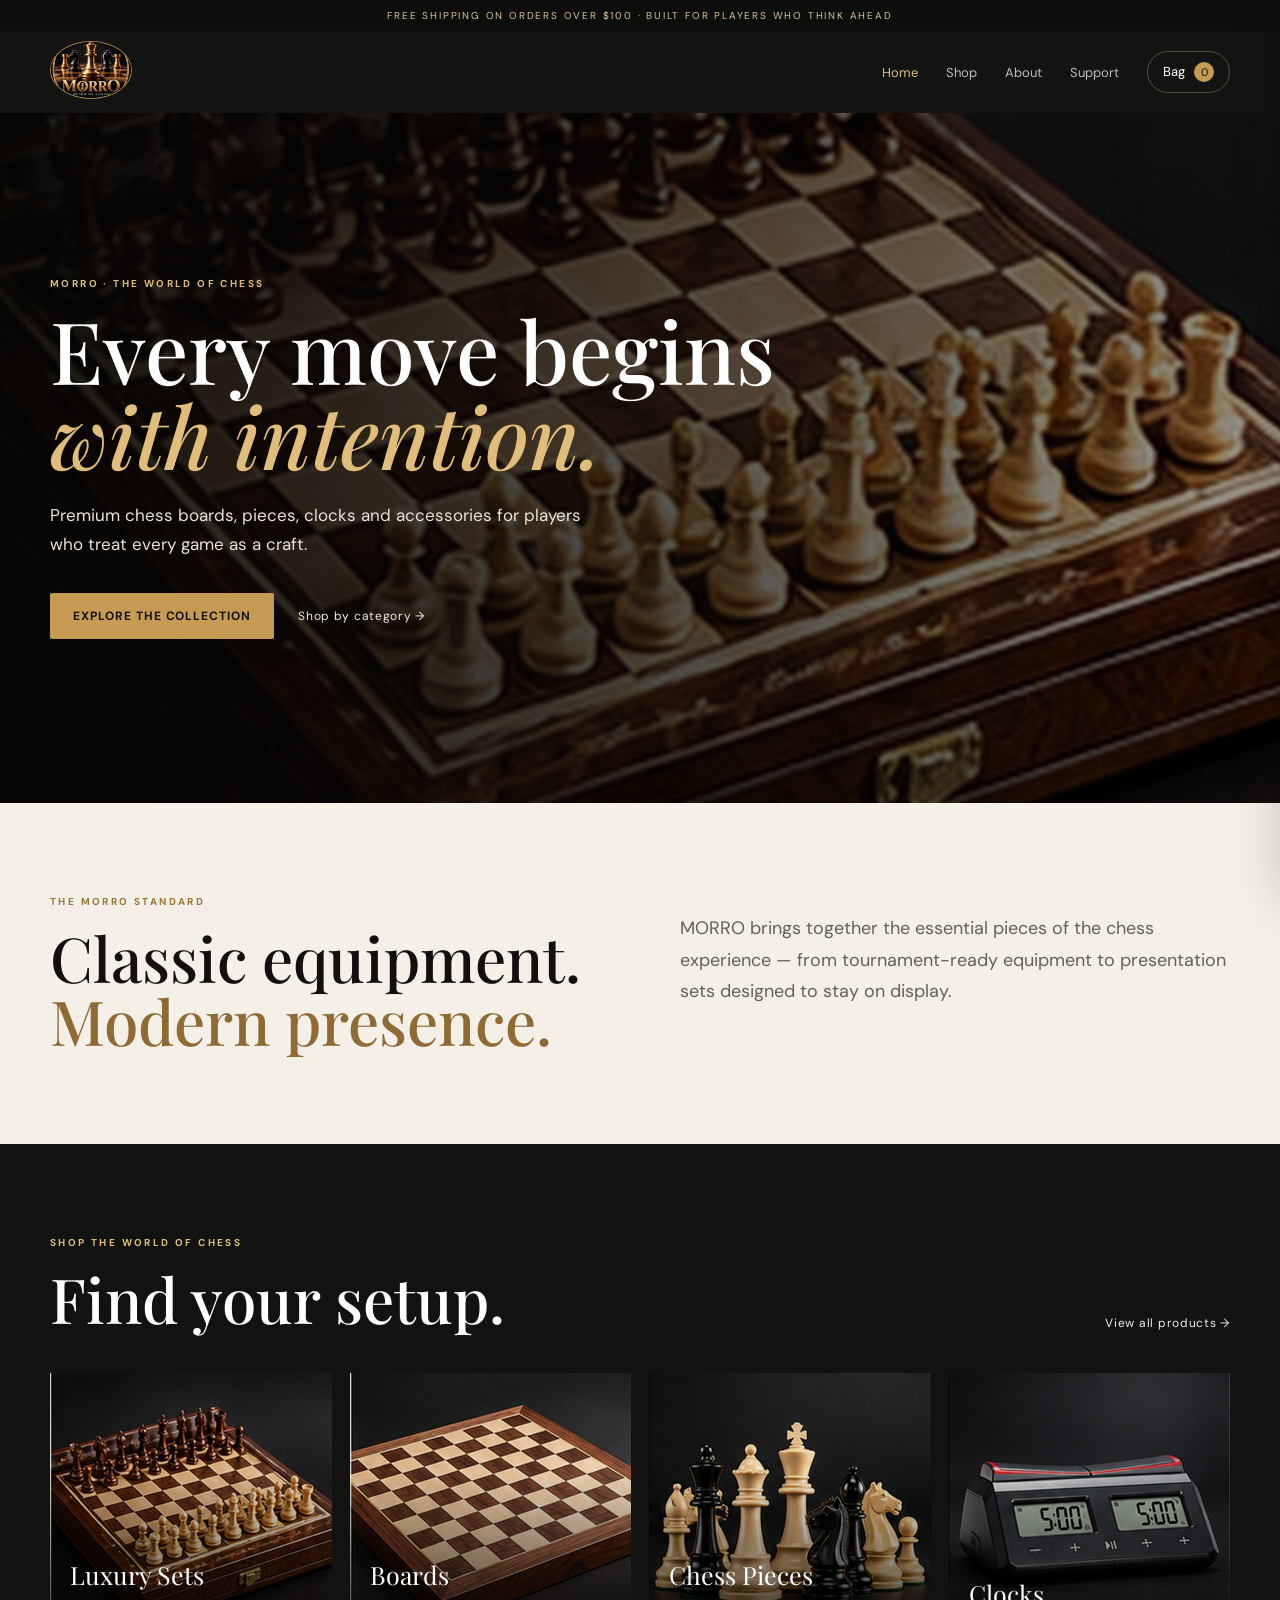
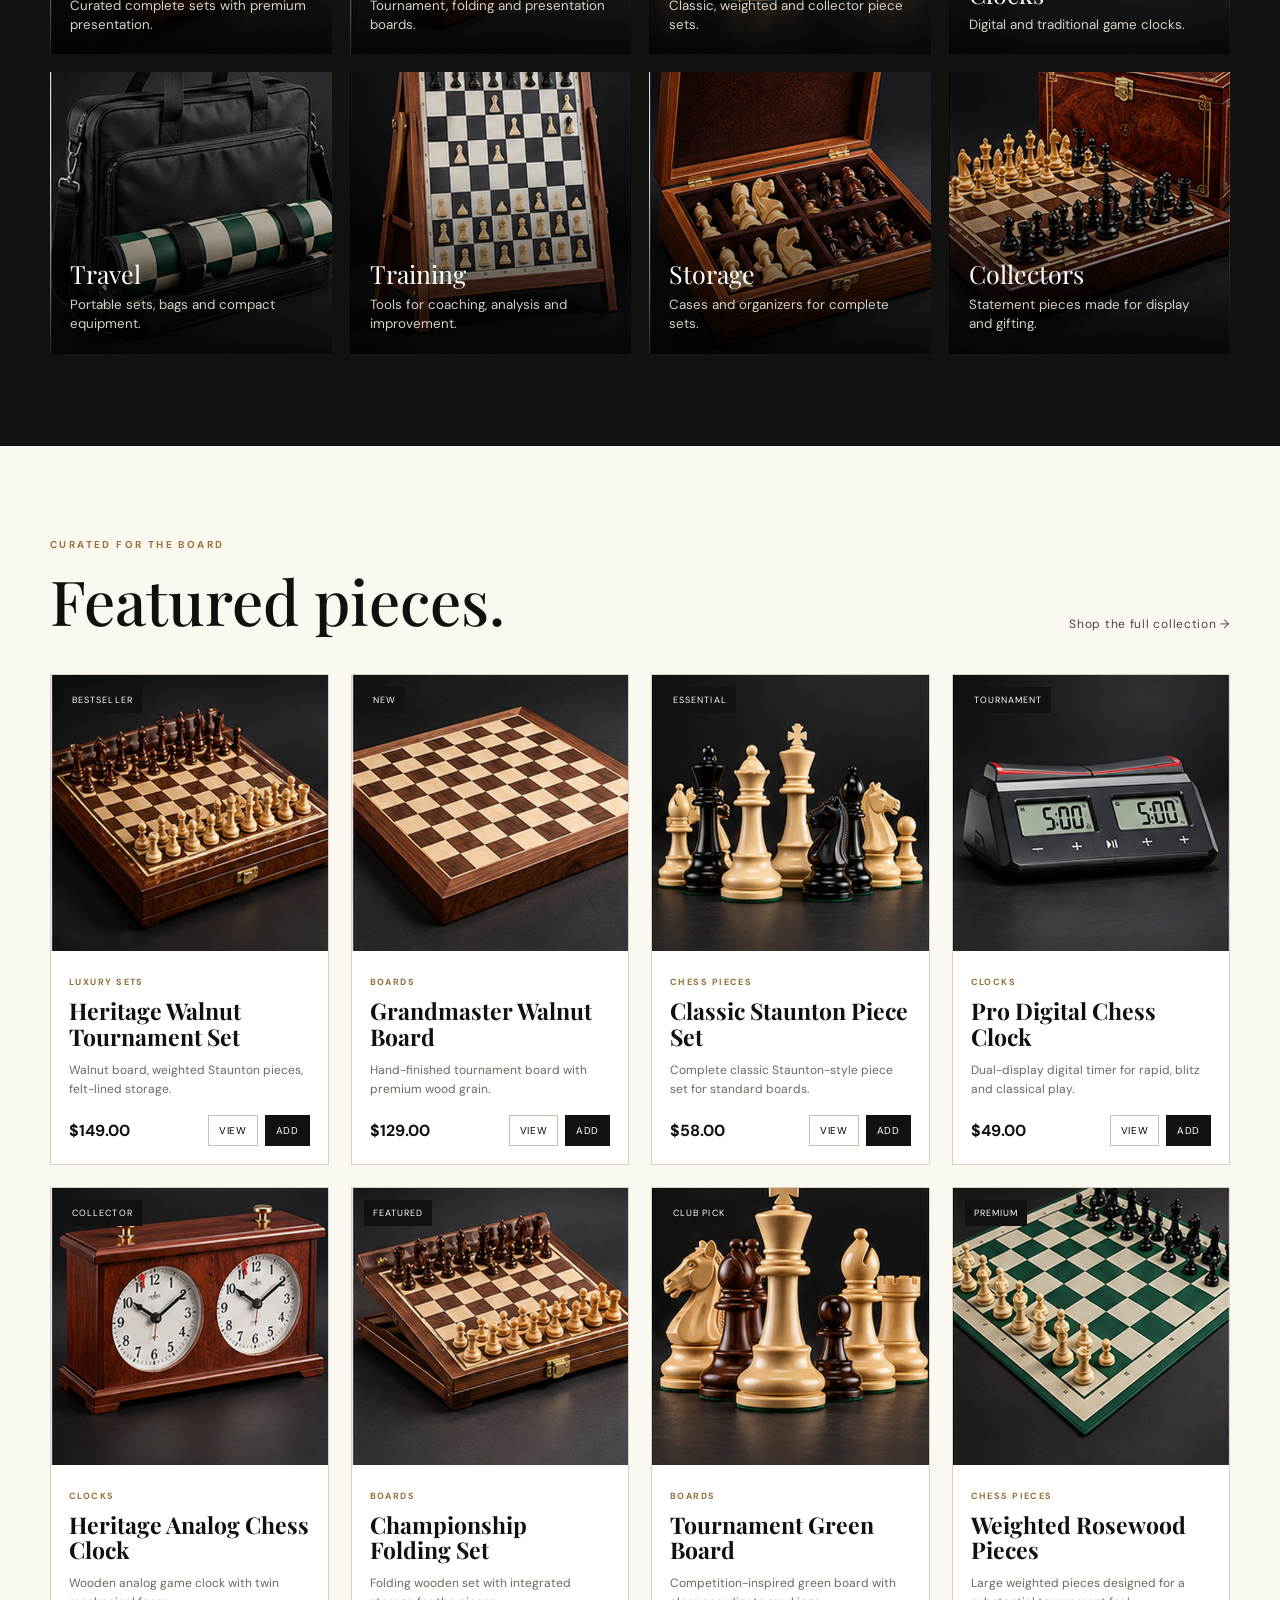
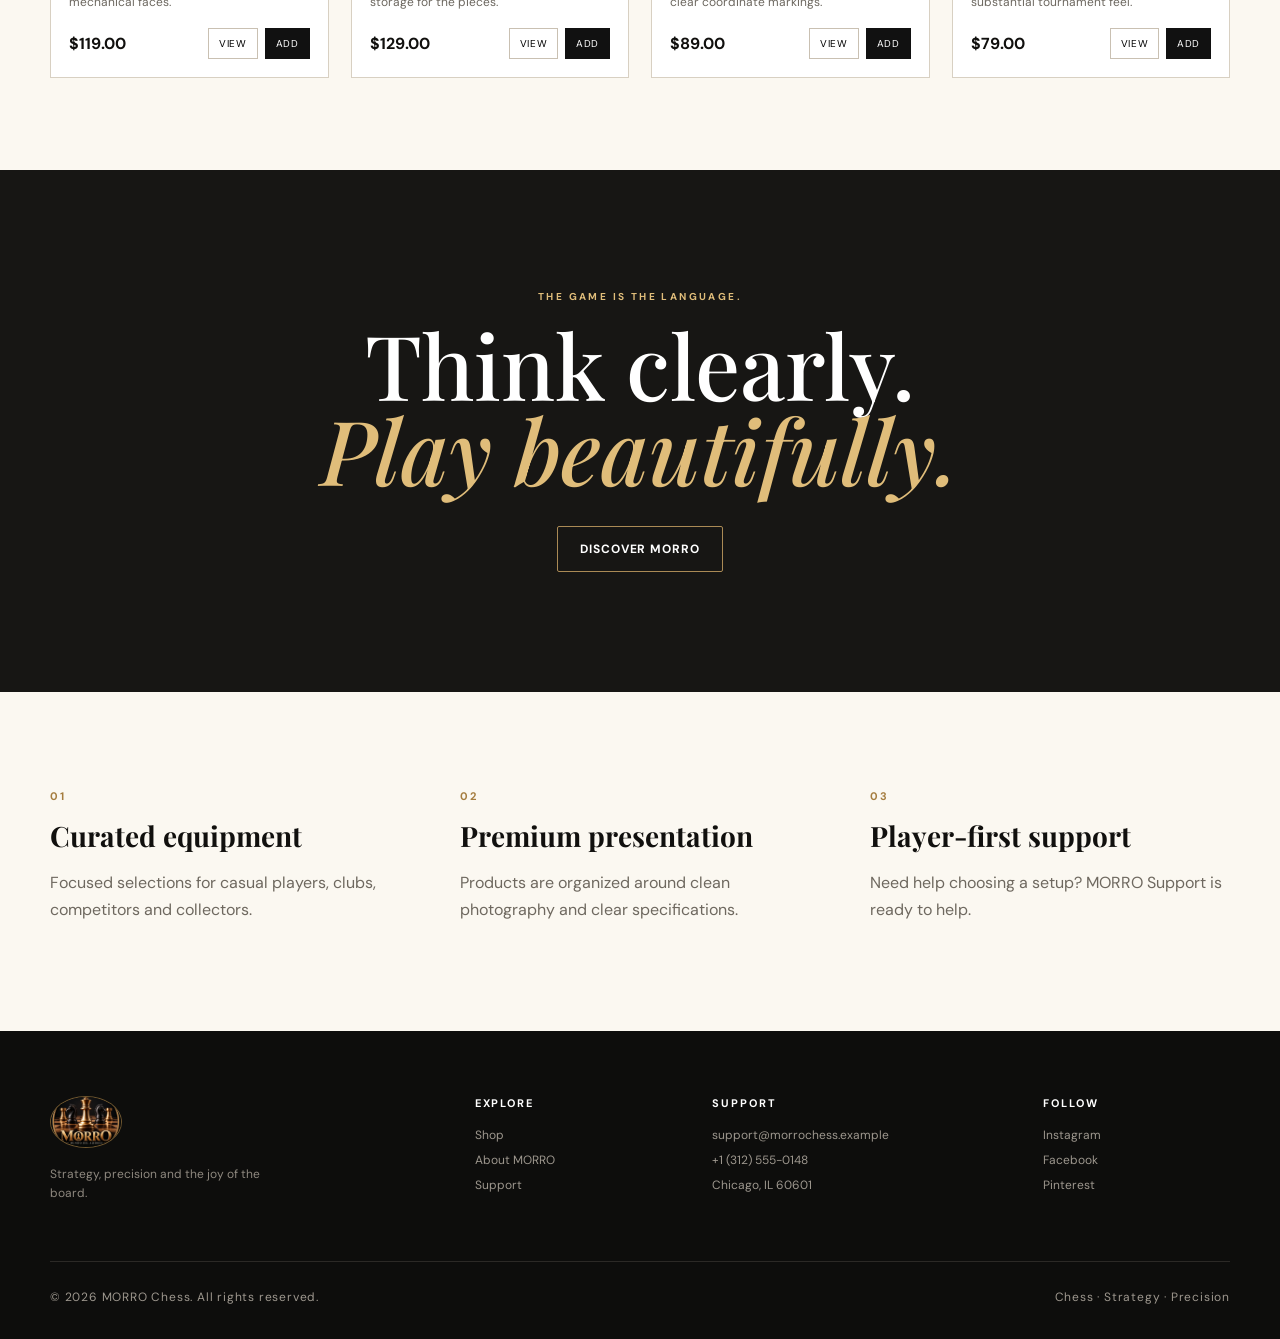
<file: index.html>
<!doctype html>
<html lang="en">
<head>
  <meta charset="utf-8">
  <meta name="viewport" content="width=device-width, initial-scale=1">
  <meta name="description" content="MORRO Chess — premium boards, pieces, clocks, travel gear and chess accessories.">
  <title>MORRO Chess — The World of Chess</title>
  <link rel="icon" href="assets/images/branding/favicon.jpg" type="image/jpeg">
  <link rel="stylesheet" href="css/style.css">
</head>
<body>
  <header class="site-header">
    <div class="announcement">FREE SHIPPING ON ORDERS OVER $100 · BUILT FOR PLAYERS WHO THINK AHEAD</div>
    <nav class="nav container">
      <a class="brand" href="index.html" aria-label="MORRO Chess home">
        <img src="assets/images/branding/morro-logo.jpg" alt="MORRO Chess">
      </a>
      <button class="nav-toggle" id="navToggle" aria-label="Open menu">☰</button>
      <div class="nav-links" id="navLinks">
        <a href="index.html" class="active">Home</a>
        <a href="pages/shop.html">Shop</a>
        <a href="pages/about.html">About</a>
        <a href="pages/contact.html">Support</a>
        <button class="cart-button" id="cartButton">Bag <span id="cartCount">0</span></button>
      </div>
    </nav>
  </header>

  <main>
    <section class="hero">
      <img class="hero-image" src="assets/images/hero/morro-hero.jpg" alt="Premium MORRO chess set on a wooden board">
      <div class="hero-overlay"></div>
      <div class="container hero-content">
        <p class="kicker">MORRO · THE WORLD OF CHESS</p>
        <h1>Every move begins<br><em>with intention.</em></h1>
        <p class="hero-copy">Premium chess boards, pieces, clocks and accessories for players who treat every game as a craft.</p>
        <div class="hero-actions">
          <a class="btn btn-gold" href="pages/shop.html">Explore the collection</a>
          <a class="text-link" href="#categories">Shop by category →</a>
        </div>
      </div>
    </section>

    <section class="intro section">
      <div class="container intro-grid">
        <div>
          <p class="kicker dark">THE MORRO STANDARD</p>
          <h2>Classic equipment.<br><span>Modern presence.</span></h2>
        </div>
        <p class="lead">MORRO brings together the essential pieces of the chess experience — from tournament-ready equipment to presentation sets designed to stay on display.</p>
      </div>
    </section>

    <section class="section dark-section" id="categories">
      <div class="container">
        <div class="section-head light">
          <div>
            <p class="kicker">SHOP THE WORLD OF CHESS</p>
            <h2>Find your setup.</h2>
          </div>
          <a class="text-link" href="pages/shop.html">View all products →</a>
        </div>
        <div class="category-grid">
          <a class="category-card" href="pages/shop.html?category=Luxury Sets">
            <img src="assets/images/categories/luxury-sets.jpg" alt="Luxury Sets">
            <div class="category-copy"><span>Luxury Sets</span><small>Curated complete sets with premium presentation.</small></div>
          </a><a class="category-card" href="pages/shop.html?category=Boards">
            <img src="assets/images/categories/boards.jpg" alt="Boards">
            <div class="category-copy"><span>Boards</span><small>Tournament, folding and presentation boards.</small></div>
          </a><a class="category-card" href="pages/shop.html?category=Chess Pieces">
            <img src="assets/images/categories/pieces.jpg" alt="Chess Pieces">
            <div class="category-copy"><span>Chess Pieces</span><small>Classic, weighted and collector piece sets.</small></div>
          </a><a class="category-card" href="pages/shop.html?category=Clocks">
            <img src="assets/images/categories/clocks.jpg" alt="Clocks">
            <div class="category-copy"><span>Clocks</span><small>Digital and traditional game clocks.</small></div>
          </a><a class="category-card" href="pages/shop.html?category=Travel">
            <img src="assets/images/categories/travel.jpg" alt="Travel">
            <div class="category-copy"><span>Travel</span><small>Portable sets, bags and compact equipment.</small></div>
          </a><a class="category-card" href="pages/shop.html?category=Training">
            <img src="assets/images/categories/training.jpg" alt="Training">
            <div class="category-copy"><span>Training</span><small>Tools for coaching, analysis and improvement.</small></div>
          </a><a class="category-card" href="pages/shop.html?category=Storage">
            <img src="assets/images/categories/storage.jpg" alt="Storage">
            <div class="category-copy"><span>Storage</span><small>Cases and organizers for complete sets.</small></div>
          </a><a class="category-card" href="pages/shop.html?category=Collectors">
            <img src="assets/images/categories/collectors.jpg" alt="Collectors">
            <div class="category-copy"><span>Collectors</span><small>Statement pieces made for display and gifting.</small></div>
          </a>
        </div>
      </div>
    </section>

    <section class="section">
      <div class="container">
        <div class="section-head">
          <div>
            <p class="kicker dark">CURATED FOR THE BOARD</p>
            <h2>Featured pieces.</h2>
          </div>
          <a class="text-link dark-link" href="pages/shop.html">Shop the full collection →</a>
        </div>
        <div class="product-grid" id="featuredGrid"></div>
      </div>
    </section>

    <section class="statement">
      <div class="container statement-inner">
        <p class="kicker">THE GAME IS THE LANGUAGE.</p>
        <h2>Think clearly.<br><em>Play beautifully.</em></h2>
        <a class="btn btn-outline" href="pages/about.html">Discover MORRO</a>
      </div>
    </section>

    <section class="benefits section">
      <div class="container benefits-grid">
        <div><strong>01</strong><h3>Curated equipment</h3><p>Focused selections for casual players, clubs, competitors and collectors.</p></div>
        <div><strong>02</strong><h3>Premium presentation</h3><p>Products are organized around clean photography and clear specifications.</p></div>
        <div><strong>03</strong><h3>Player-first support</h3><p>Need help choosing a setup? MORRO Support is ready to help.</p></div>
      </div>
    </section>
  </main>

  <footer class="footer">
    <div class="container footer-grid">
      <div><img class="footer-logo" src="assets/images/branding/morro-logo.jpg" alt="MORRO Chess"><p>Strategy, precision and the joy of the board.</p></div>
      <div><h4>Explore</h4><a href="pages/shop.html">Shop</a><a href="pages/about.html">About MORRO</a><a href="pages/contact.html">Support</a></div>
      <div><h4>Support</h4><a href="mailto:support@morrochess.example">support@morrochess.example</a><a href="tel:+13125550148">+1 (312) 555-0148</a><span>Chicago, IL 60601</span></div>
      <div><h4>Follow</h4><a href="#">Instagram</a><a href="#">Facebook</a><a href="#">Pinterest</a></div>
    </div>
    <div class="container footer-bottom"><span>© 2026 MORRO Chess. All rights reserved.</span><span>Chess · Strategy · Precision</span></div>
  </footer>

  <aside class="cart-drawer" id="cartDrawer" aria-hidden="true">
    <div class="drawer-head"><div><p class="kicker dark">YOUR BAG</p><h3>Selected pieces</h3></div><button id="closeCart" aria-label="Close cart">×</button></div>
    <div id="cartItems" class="cart-items"></div>
    <div class="cart-foot"><div><span>Subtotal</span><strong id="cartTotal">$0.00</strong></div><button class="btn btn-gold full" id="checkoutButton">Checkout</button><small>Demo storefront — checkout is not connected to a payment provider.</small></div>
  </aside>
  <div class="scrim" id="scrim"></div>

  <div class="product-modal" id="productModal" aria-hidden="true">
    <div class="modal-card"><button class="modal-close" id="modalClose">×</button><div id="modalContent"></div></div>
  </div>

  <script>window.MORRO_PRODUCTS = [
  {
    "id": 1,
    "name": "Heritage Walnut Tournament Set",
    "price": 149.0,
    "category": "Luxury Sets",
    "tag": "Bestseller",
    "details": "Walnut board, weighted Staunton pieces, felt-lined storage.",
    "image": "heritage-walnut-set.jpg"
  },
  {
    "id": 2,
    "name": "Grandmaster Walnut Board",
    "price": 129.0,
    "category": "Boards",
    "tag": "New",
    "details": "Hand-finished tournament board with premium wood grain.",
    "image": "grandmaster-board.jpg"
  },
  {
    "id": 3,
    "name": "Classic Staunton Piece Set",
    "price": 58.0,
    "category": "Chess Pieces",
    "tag": "Essential",
    "details": "Complete classic Staunton-style piece set for standard boards.",
    "image": "classic-staunton-pieces.jpg"
  },
  {
    "id": 4,
    "name": "Pro Digital Chess Clock",
    "price": 49.0,
    "category": "Clocks",
    "tag": "Tournament",
    "details": "Dual-display digital timer for rapid, blitz and classical play.",
    "image": "pro-digital-clock.jpg"
  },
  {
    "id": 5,
    "name": "Heritage Analog Chess Clock",
    "price": 119.0,
    "category": "Clocks",
    "tag": "Collector",
    "details": "Wooden analog game clock with twin mechanical faces.",
    "image": "heritage-analog-clock.jpg"
  },
  {
    "id": 6,
    "name": "Championship Folding Set",
    "price": 129.0,
    "category": "Boards",
    "tag": "Featured",
    "details": "Folding wooden set with integrated storage for the pieces.",
    "image": "championship-folding-set.jpg"
  },
  {
    "id": 7,
    "name": "Tournament Green Board",
    "price": 89.0,
    "category": "Boards",
    "tag": "Club Pick",
    "details": "Competition-inspired green board with clear coordinate markings.",
    "image": "tournament-green-board.jpg"
  },
  {
    "id": 8,
    "name": "Weighted Rosewood Pieces",
    "price": 79.0,
    "category": "Chess Pieces",
    "tag": "Premium",
    "details": "Large weighted pieces designed for a substantial tournament feel.",
    "image": "weighted-rosewood-pieces.jpg"
  },
  {
    "id": 9,
    "name": "Collector Storage Case",
    "price": 99.0,
    "category": "Storage",
    "tag": "Organizer",
    "details": "Wood presentation case with dedicated piece compartments.",
    "image": "collector-storage-case.jpg"
  },
  {
    "id": 10,
    "name": "Championship Carry Bag",
    "price": 74.0,
    "category": "Travel",
    "tag": "Travel",
    "details": "Padded chess bag with room for a roll-up board and accessories.",
    "image": "championship-carry-bag.jpg"
  },
  {
    "id": 11,
    "name": "Demonstration Training Board",
    "price": 109.0,
    "category": "Training",
    "tag": "Coach",
    "details": "Standing demonstration board for lessons, clubs and analysis.",
    "image": "demonstration-training-board.jpg"
  },
  {
    "id": 12,
    "name": "Royal Display Set",
    "price": 189.0,
    "category": "Collectors",
    "tag": "Signature",
    "details": "Decorative premium set designed for display and special occasions.",
    "image": "royal-display-set.jpg"
  }
];</script>
  <script src="js/app.js"></script>
</body>
</html>
</file>
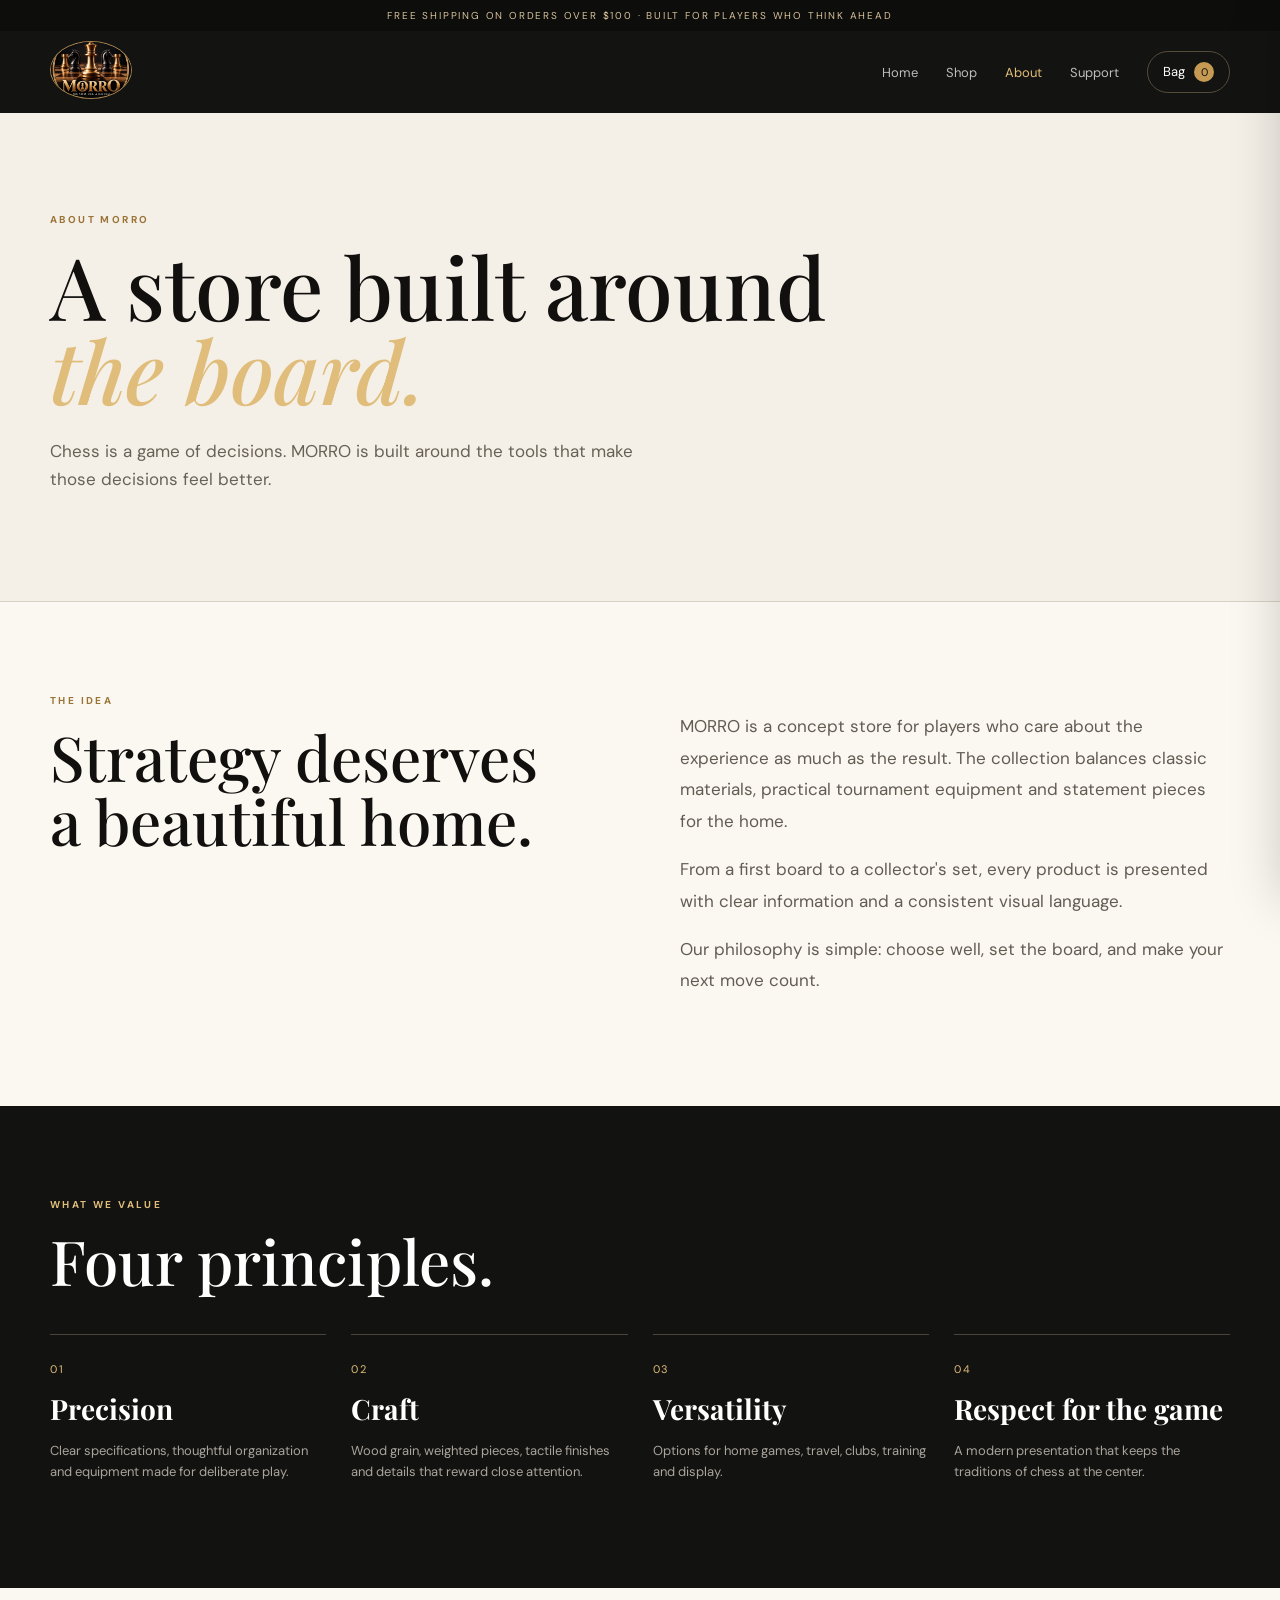
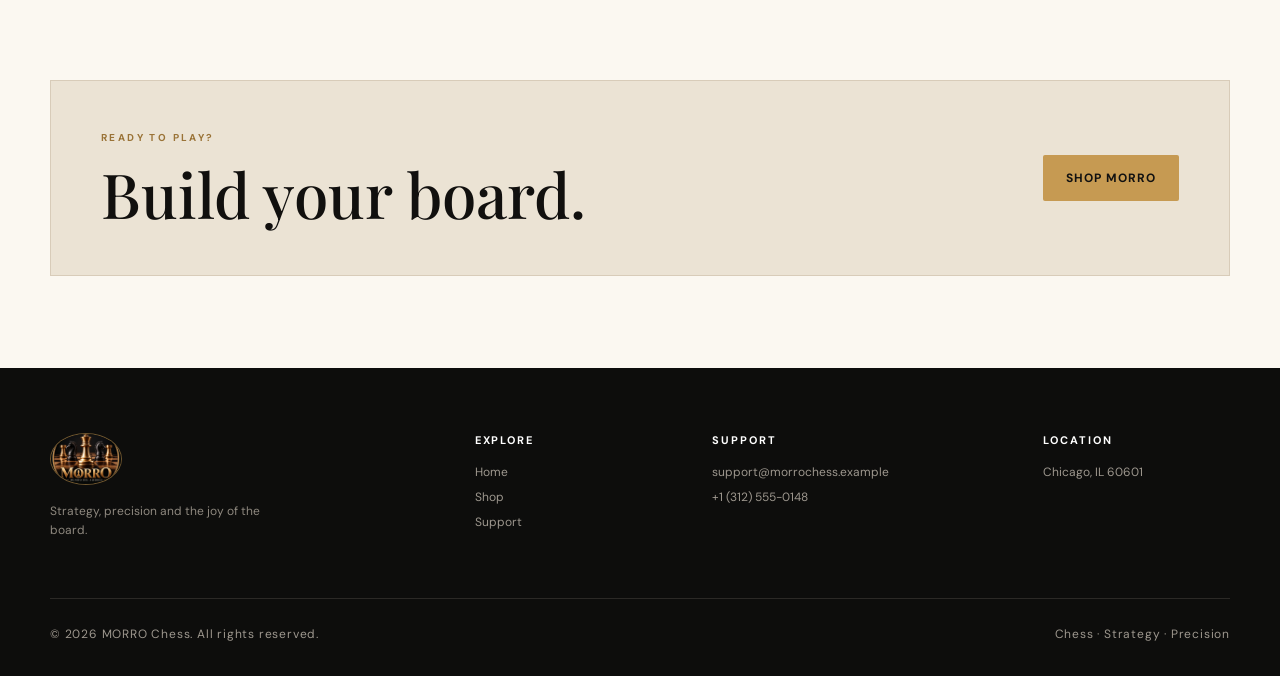
<file: pages/about.html>
<!doctype html>
<html lang="en">
<head><meta charset="utf-8"><meta name="viewport" content="width=device-width, initial-scale=1"><title>About — MORRO Chess</title><link rel="icon" href="../assets/images/branding/favicon.jpg" type="image/jpeg"><link rel="stylesheet" href="../css/style.css"></head>
<body>
<header class="site-header compact"><div class="announcement">FREE SHIPPING ON ORDERS OVER $100 · BUILT FOR PLAYERS WHO THINK AHEAD</div><nav class="nav container"><a class="brand" href="../index.html"><img src="../assets/images/branding/morro-logo.jpg" alt="MORRO Chess"></a><button class="nav-toggle" id="navToggle">☰</button><div class="nav-links" id="navLinks"><a href="../index.html">Home</a><a href="shop.html">Shop</a><a href="about.html" class="active">About</a><a href="contact.html">Support</a><button class="cart-button" id="cartButton">Bag <span id="cartCount">0</span></button></div></nav></header>
<main>
<section class="page-hero"><div class="container"><p class="kicker dark">ABOUT MORRO</p><h1>A store built around<br><em>the board.</em></h1><p>Chess is a game of decisions. MORRO is built around the tools that make those decisions feel better.</p></div></section>
<section class="section"><div class="container story-grid"><div><p class="kicker dark">THE IDEA</p><h2>Strategy deserves<br>a beautiful home.</h2></div><div class="prose"><p>MORRO is a concept store for players who care about the experience as much as the result. The collection balances classic materials, practical tournament equipment and statement pieces for the home.</p><p>From a first board to a collector's set, every product is presented with clear information and a consistent visual language.</p><p>Our philosophy is simple: choose well, set the board, and make your next move count.</p></div></div></section>
<section class="dark-section section"><div class="container"><div class="section-head light"><div><p class="kicker">WHAT WE VALUE</p><h2>Four principles.</h2></div></div><div class="principles"><article><span>01</span><h3>Precision</h3><p>Clear specifications, thoughtful organization and equipment made for deliberate play.</p></article><article><span>02</span><h3>Craft</h3><p>Wood grain, weighted pieces, tactile finishes and details that reward close attention.</p></article><article><span>03</span><h3>Versatility</h3><p>Options for home games, travel, clubs, training and display.</p></article><article><span>04</span><h3>Respect for the game</h3><p>A modern presentation that keeps the traditions of chess at the center.</p></article></div></div></section>
<section class="section"><div class="container cta-panel"><div><p class="kicker dark">READY TO PLAY?</p><h2>Build your board.</h2></div><a class="btn btn-gold" href="shop.html">Shop MORRO</a></div></section>
</main>
<footer class="footer"><div class="container footer-grid"><div><img class="footer-logo" src="../assets/images/branding/morro-logo.jpg" alt="MORRO Chess"><p>Strategy, precision and the joy of the board.</p></div><div><h4>Explore</h4><a href="../index.html">Home</a><a href="shop.html">Shop</a><a href="contact.html">Support</a></div><div><h4>Support</h4><a href="mailto:support@morrochess.example">support@morrochess.example</a><a href="tel:+13125550148">+1 (312) 555-0148</a></div><div><h4>Location</h4><span>Chicago, IL 60601</span></div></div><div class="container footer-bottom"><span>© 2026 MORRO Chess. All rights reserved.</span><span>Chess · Strategy · Precision</span></div></footer>
<aside class="cart-drawer" id="cartDrawer" aria-hidden="true"><div class="drawer-head"><div><p class="kicker dark">YOUR BAG</p><h3>Selected pieces</h3></div><button id="closeCart">×</button></div><div id="cartItems" class="cart-items"></div><div class="cart-foot"><div><span>Subtotal</span><strong id="cartTotal">$0.00</strong></div><button class="btn btn-gold full" id="checkoutButton">Checkout</button></div></aside><div class="scrim" id="scrim"></div>
<script>window.MORRO_PRODUCTS = [
  {
    "id": 1,
    "name": "Heritage Walnut Tournament Set",
    "price": 149.0,
    "category": "Luxury Sets",
    "tag": "Bestseller",
    "details": "Walnut board, weighted Staunton pieces, felt-lined storage.",
    "image": "heritage-walnut-set.jpg"
  },
  {
    "id": 2,
    "name": "Grandmaster Walnut Board",
    "price": 129.0,
    "category": "Boards",
    "tag": "New",
    "details": "Hand-finished tournament board with premium wood grain.",
    "image": "grandmaster-board.jpg"
  },
  {
    "id": 3,
    "name": "Classic Staunton Piece Set",
    "price": 58.0,
    "category": "Chess Pieces",
    "tag": "Essential",
    "details": "Complete classic Staunton-style piece set for standard boards.",
    "image": "classic-staunton-pieces.jpg"
  },
  {
    "id": 4,
    "name": "Pro Digital Chess Clock",
    "price": 49.0,
    "category": "Clocks",
    "tag": "Tournament",
    "details": "Dual-display digital timer for rapid, blitz and classical play.",
    "image": "pro-digital-clock.jpg"
  },
  {
    "id": 5,
    "name": "Heritage Analog Chess Clock",
    "price": 119.0,
    "category": "Clocks",
    "tag": "Collector",
    "details": "Wooden analog game clock with twin mechanical faces.",
    "image": "heritage-analog-clock.jpg"
  },
  {
    "id": 6,
    "name": "Championship Folding Set",
    "price": 129.0,
    "category": "Boards",
    "tag": "Featured",
    "details": "Folding wooden set with integrated storage for the pieces.",
    "image": "championship-folding-set.jpg"
  },
  {
    "id": 7,
    "name": "Tournament Green Board",
    "price": 89.0,
    "category": "Boards",
    "tag": "Club Pick",
    "details": "Competition-inspired green board with clear coordinate markings.",
    "image": "tournament-green-board.jpg"
  },
  {
    "id": 8,
    "name": "Weighted Rosewood Pieces",
    "price": 79.0,
    "category": "Chess Pieces",
    "tag": "Premium",
    "details": "Large weighted pieces designed for a substantial tournament feel.",
    "image": "weighted-rosewood-pieces.jpg"
  },
  {
    "id": 9,
    "name": "Collector Storage Case",
    "price": 99.0,
    "category": "Storage",
    "tag": "Organizer",
    "details": "Wood presentation case with dedicated piece compartments.",
    "image": "collector-storage-case.jpg"
  },
  {
    "id": 10,
    "name": "Championship Carry Bag",
    "price": 74.0,
    "category": "Travel",
    "tag": "Travel",
    "details": "Padded chess bag with room for a roll-up board and accessories.",
    "image": "championship-carry-bag.jpg"
  },
  {
    "id": 11,
    "name": "Demonstration Training Board",
    "price": 109.0,
    "category": "Training",
    "tag": "Coach",
    "details": "Standing demonstration board for lessons, clubs and analysis.",
    "image": "demonstration-training-board.jpg"
  },
  {
    "id": 12,
    "name": "Royal Display Set",
    "price": 189.0,
    "category": "Collectors",
    "tag": "Signature",
    "details": "Decorative premium set designed for display and special occasions.",
    "image": "royal-display-set.jpg"
  }
];</script><script src="../js/app.js"></script></body></html>
</file>
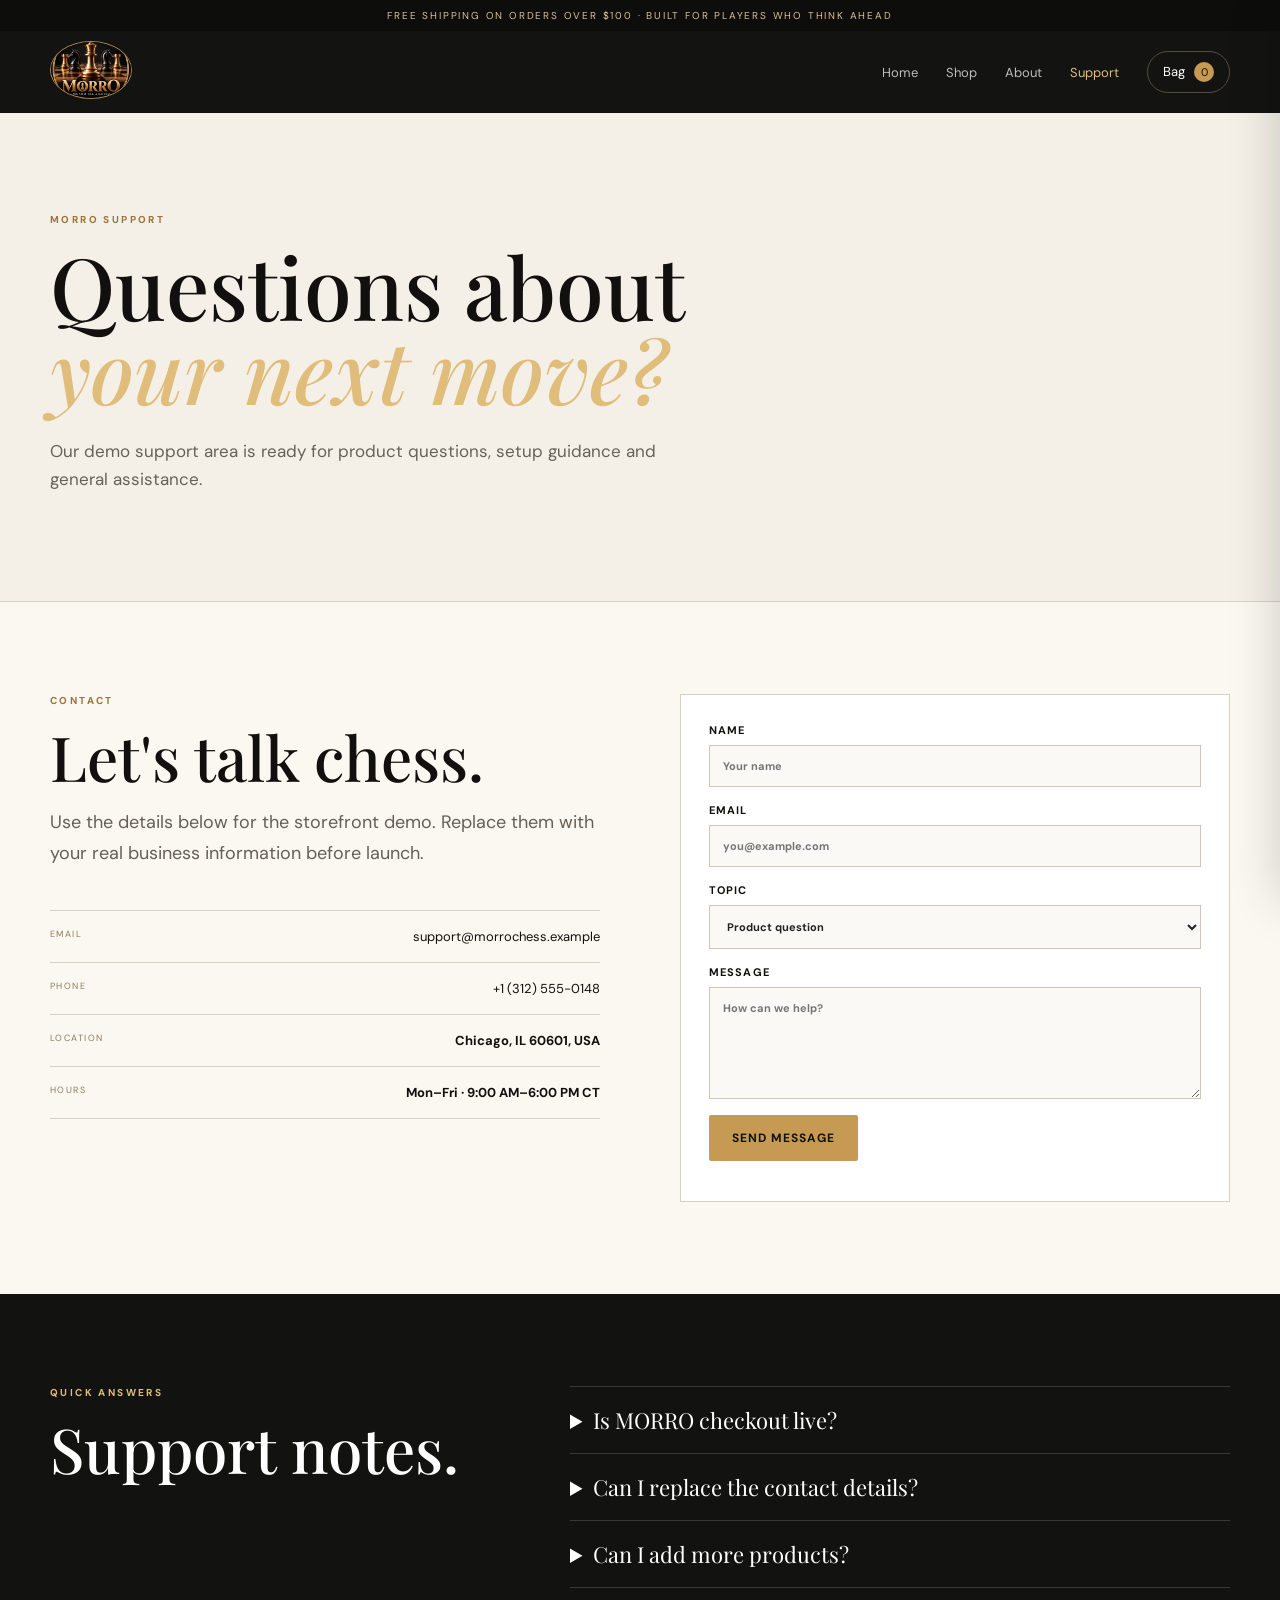
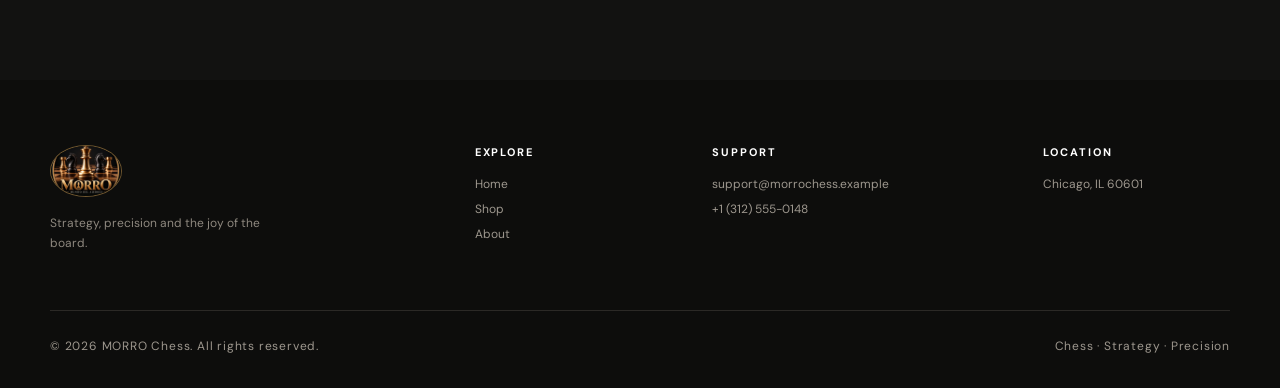
<file: pages/contact.html>
<!doctype html>
<html lang="en">
<head><meta charset="utf-8"><meta name="viewport" content="width=device-width, initial-scale=1"><title>Support — MORRO Chess</title><link rel="icon" href="../assets/images/branding/favicon.jpg" type="image/jpeg"><link rel="stylesheet" href="../css/style.css"></head>
<body>
<header class="site-header compact"><div class="announcement">FREE SHIPPING ON ORDERS OVER $100 · BUILT FOR PLAYERS WHO THINK AHEAD</div><nav class="nav container"><a class="brand" href="../index.html"><img src="../assets/images/branding/morro-logo.jpg" alt="MORRO Chess"></a><button class="nav-toggle" id="navToggle">☰</button><div class="nav-links" id="navLinks"><a href="../index.html">Home</a><a href="shop.html">Shop</a><a href="about.html">About</a><a href="contact.html" class="active">Support</a><button class="cart-button" id="cartButton">Bag <span id="cartCount">0</span></button></div></nav></header>
<main>
<section class="page-hero"><div class="container"><p class="kicker dark">MORRO SUPPORT</p><h1>Questions about<br><em>your next move?</em></h1><p>Our demo support area is ready for product questions, setup guidance and general assistance.</p></div></section>
<section class="section"><div class="container contact-grid"><div><p class="kicker dark">CONTACT</p><h2>Let's talk chess.</h2><p class="lead">Use the details below for the storefront demo. Replace them with your real business information before launch.</p><div class="contact-list"><div><span>Email</span><a href="mailto:support@morrochess.example">support@morrochess.example</a></div><div><span>Phone</span><a href="tel:+13125550148">+1 (312) 555-0148</a></div><div><span>Location</span><strong>Chicago, IL 60601, USA</strong></div><div><span>Hours</span><strong>Mon–Fri · 9:00 AM–6:00 PM CT</strong></div></div></div><form class="support-form" onsubmit="event.preventDefault(); document.getElementById('formNotice').textContent='Thanks — this demo form is ready to be connected to your support system.';"><label>Name<input required placeholder="Your name"></label><label>Email<input required type="email" placeholder="you@example.com"></label><label>Topic<select><option>Product question</option><option>Order support</option><option>Choosing a set</option><option>Other</option></select></label><label>Message<textarea required rows="6" placeholder="How can we help?"></textarea></label><button class="btn btn-gold" type="submit">Send message</button><p id="formNotice" class="form-notice"></p></form></div></section>
<section class="dark-section section"><div class="container faq"><div><p class="kicker">QUICK ANSWERS</p><h2>Support notes.</h2></div><div class="faq-list"><details><summary>Is MORRO checkout live?</summary><p>No. This version is a polished storefront demo. The checkout action is intentionally non-transactional.</p></details><details><summary>Can I replace the contact details?</summary><p>Yes. Update the support email, phone, location and hours in the footer and support page.</p></details><details><summary>Can I add more products?</summary><p>Yes. Add a product object in <code>js/app.js</code> and place the matching image in the products folder.</p></details></div></div></section>
</main>
<footer class="footer"><div class="container footer-grid"><div><img class="footer-logo" src="../assets/images/branding/morro-logo.jpg" alt="MORRO Chess"><p>Strategy, precision and the joy of the board.</p></div><div><h4>Explore</h4><a href="../index.html">Home</a><a href="shop.html">Shop</a><a href="about.html">About</a></div><div><h4>Support</h4><a href="mailto:support@morrochess.example">support@morrochess.example</a><a href="tel:+13125550148">+1 (312) 555-0148</a></div><div><h4>Location</h4><span>Chicago, IL 60601</span></div></div><div class="container footer-bottom"><span>© 2026 MORRO Chess. All rights reserved.</span><span>Chess · Strategy · Precision</span></div></footer>
<aside class="cart-drawer" id="cartDrawer" aria-hidden="true"><div class="drawer-head"><div><p class="kicker dark">YOUR BAG</p><h3>Selected pieces</h3></div><button id="closeCart">×</button></div><div id="cartItems" class="cart-items"></div><div class="cart-foot"><div><span>Subtotal</span><strong id="cartTotal">$0.00</strong></div><button class="btn btn-gold full" id="checkoutButton">Checkout</button></div></aside><div class="scrim" id="scrim"></div>
<script>window.MORRO_PRODUCTS = [
  {
    "id": 1,
    "name": "Heritage Walnut Tournament Set",
    "price": 149.0,
    "category": "Luxury Sets",
    "tag": "Bestseller",
    "details": "Walnut board, weighted Staunton pieces, felt-lined storage.",
    "image": "heritage-walnut-set.jpg"
  },
  {
    "id": 2,
    "name": "Grandmaster Walnut Board",
    "price": 129.0,
    "category": "Boards",
    "tag": "New",
    "details": "Hand-finished tournament board with premium wood grain.",
    "image": "grandmaster-board.jpg"
  },
  {
    "id": 3,
    "name": "Classic Staunton Piece Set",
    "price": 58.0,
    "category": "Chess Pieces",
    "tag": "Essential",
    "details": "Complete classic Staunton-style piece set for standard boards.",
    "image": "classic-staunton-pieces.jpg"
  },
  {
    "id": 4,
    "name": "Pro Digital Chess Clock",
    "price": 49.0,
    "category": "Clocks",
    "tag": "Tournament",
    "details": "Dual-display digital timer for rapid, blitz and classical play.",
    "image": "pro-digital-clock.jpg"
  },
  {
    "id": 5,
    "name": "Heritage Analog Chess Clock",
    "price": 119.0,
    "category": "Clocks",
    "tag": "Collector",
    "details": "Wooden analog game clock with twin mechanical faces.",
    "image": "heritage-analog-clock.jpg"
  },
  {
    "id": 6,
    "name": "Championship Folding Set",
    "price": 129.0,
    "category": "Boards",
    "tag": "Featured",
    "details": "Folding wooden set with integrated storage for the pieces.",
    "image": "championship-folding-set.jpg"
  },
  {
    "id": 7,
    "name": "Tournament Green Board",
    "price": 89.0,
    "category": "Boards",
    "tag": "Club Pick",
    "details": "Competition-inspired green board with clear coordinate markings.",
    "image": "tournament-green-board.jpg"
  },
  {
    "id": 8,
    "name": "Weighted Rosewood Pieces",
    "price": 79.0,
    "category": "Chess Pieces",
    "tag": "Premium",
    "details": "Large weighted pieces designed for a substantial tournament feel.",
    "image": "weighted-rosewood-pieces.jpg"
  },
  {
    "id": 9,
    "name": "Collector Storage Case",
    "price": 99.0,
    "category": "Storage",
    "tag": "Organizer",
    "details": "Wood presentation case with dedicated piece compartments.",
    "image": "collector-storage-case.jpg"
  },
  {
    "id": 10,
    "name": "Championship Carry Bag",
    "price": 74.0,
    "category": "Travel",
    "tag": "Travel",
    "details": "Padded chess bag with room for a roll-up board and accessories.",
    "image": "championship-carry-bag.jpg"
  },
  {
    "id": 11,
    "name": "Demonstration Training Board",
    "price": 109.0,
    "category": "Training",
    "tag": "Coach",
    "details": "Standing demonstration board for lessons, clubs and analysis.",
    "image": "demonstration-training-board.jpg"
  },
  {
    "id": 12,
    "name": "Royal Display Set",
    "price": 189.0,
    "category": "Collectors",
    "tag": "Signature",
    "details": "Decorative premium set designed for display and special occasions.",
    "image": "royal-display-set.jpg"
  }
];</script><script src="../js/app.js"></script></body></html>
</file>
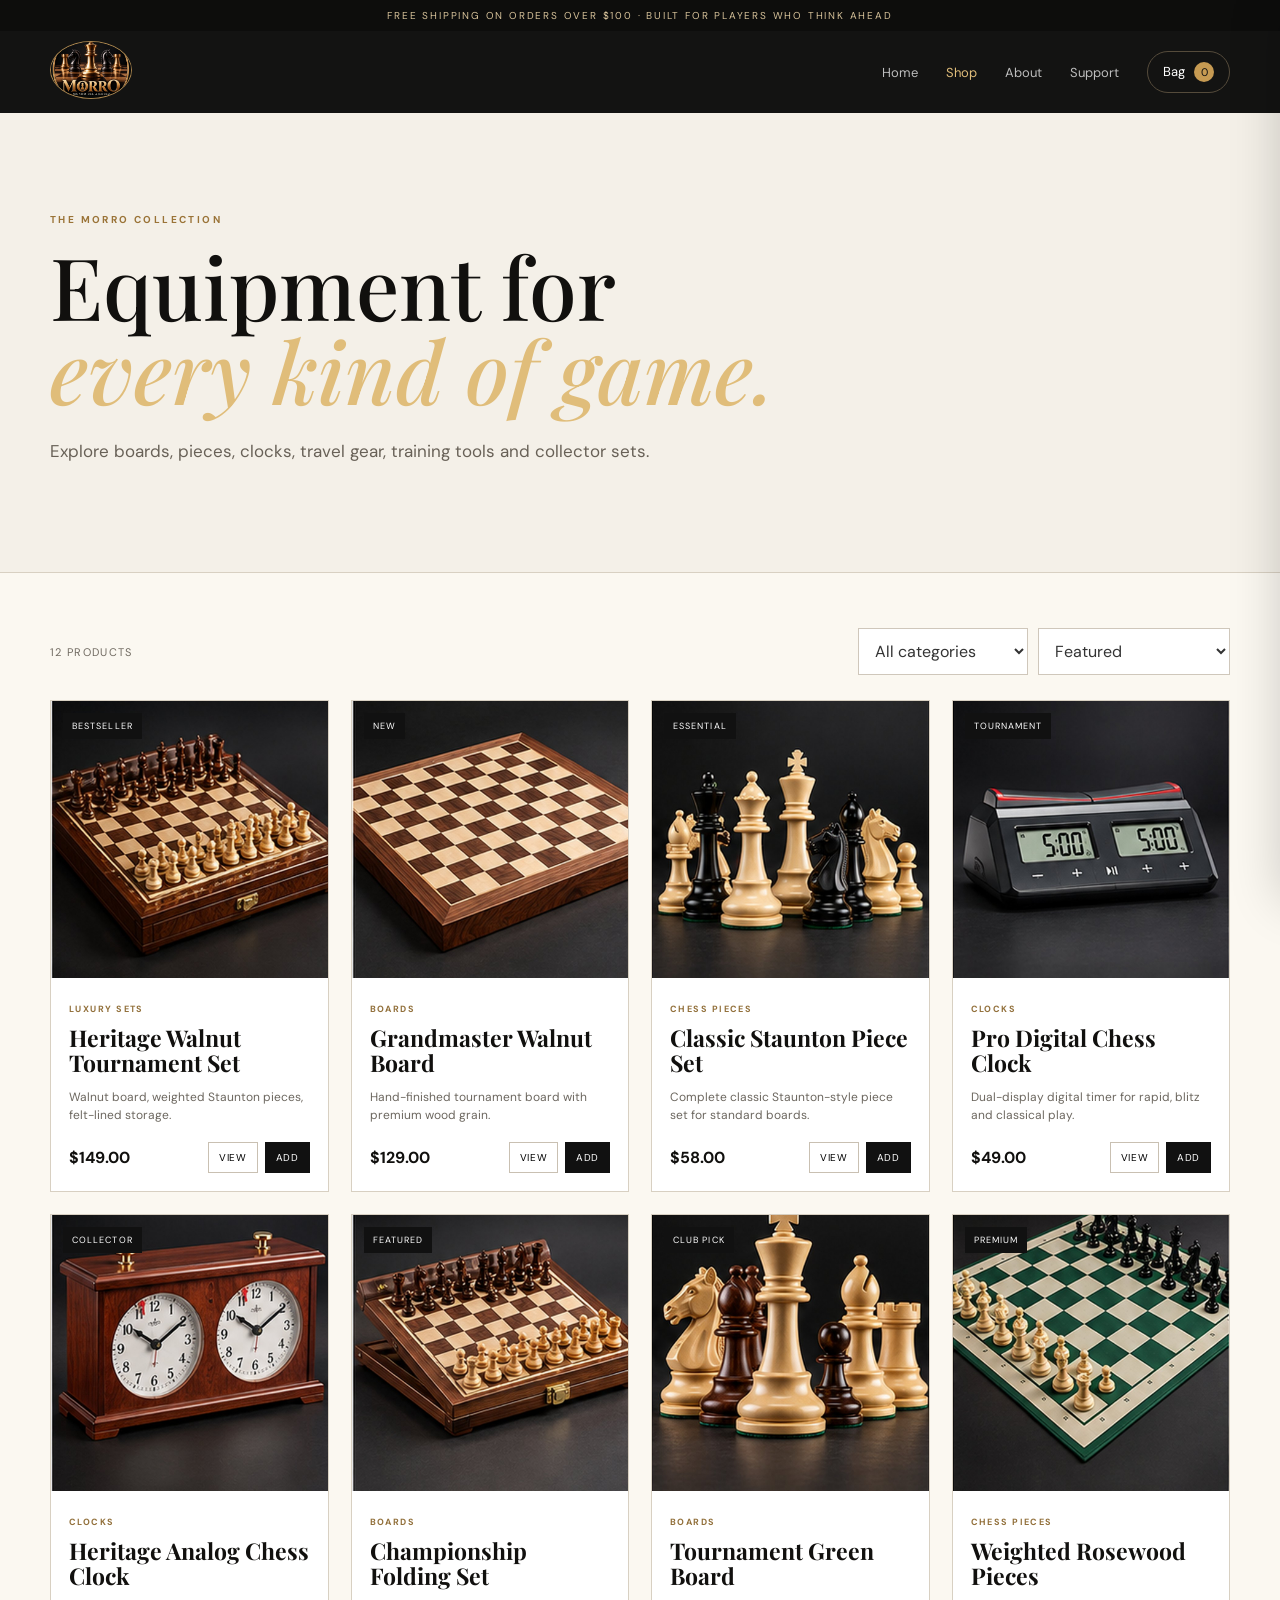
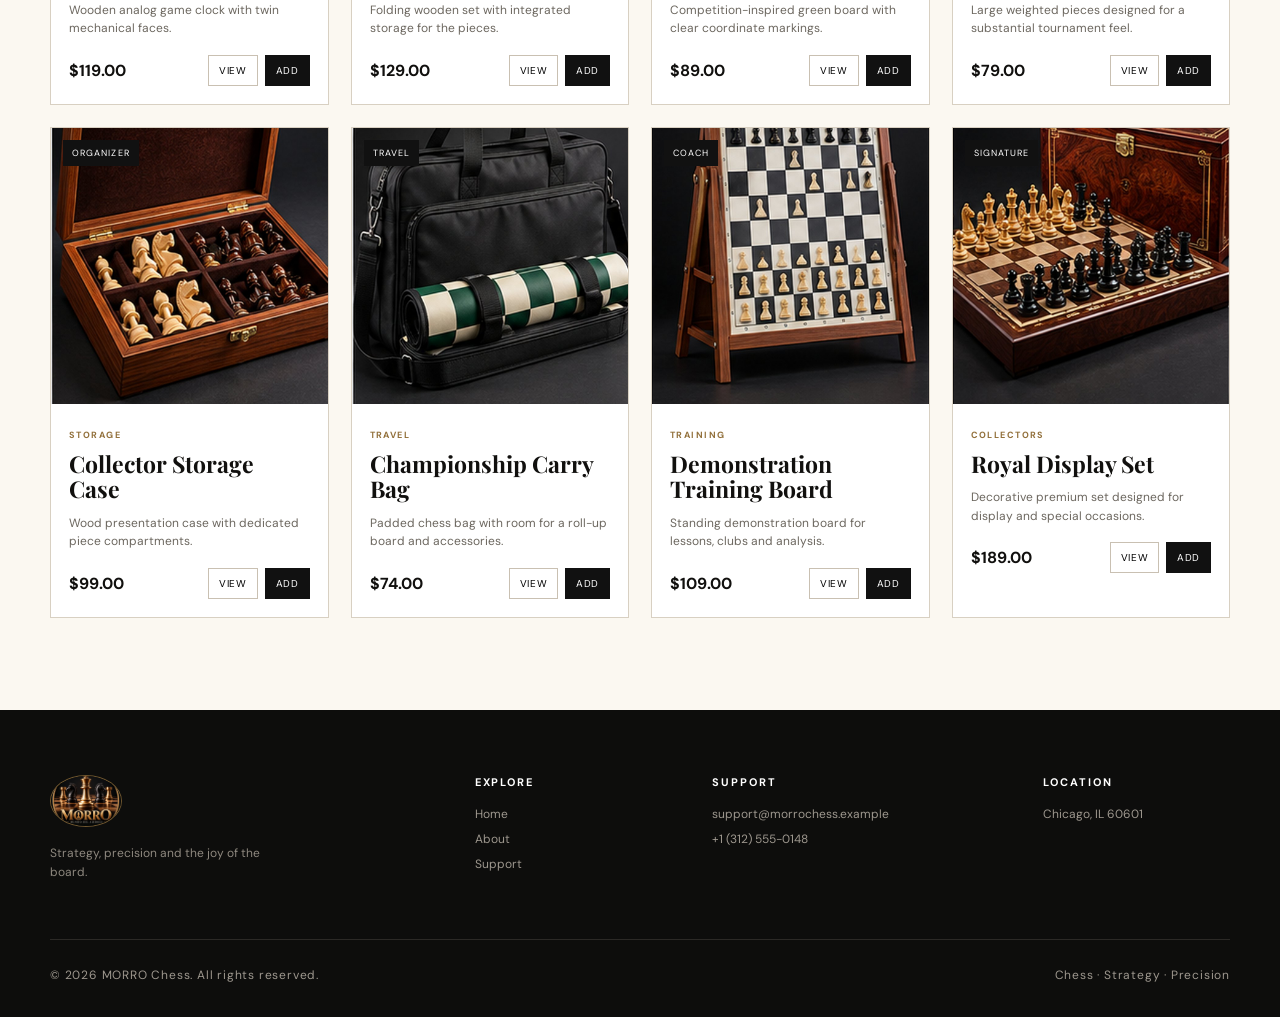
<file: pages/shop.html>
<!doctype html>
<html lang="en">
<head>
  <meta charset="utf-8">
  <meta name="viewport" content="width=device-width, initial-scale=1">
  <meta name="description" content="Shop the MORRO Chess collection.">
  <title>Shop — MORRO Chess</title>
  <link rel="icon" href="../assets/images/branding/favicon.jpg" type="image/jpeg">
  <link rel="stylesheet" href="../css/style.css">
</head>
<body>
  <header class="site-header compact">
    <div class="announcement">FREE SHIPPING ON ORDERS OVER $100 · BUILT FOR PLAYERS WHO THINK AHEAD</div>
    <nav class="nav container">
      <a class="brand" href="../index.html"><img src="../assets/images/branding/morro-logo.jpg" alt="MORRO Chess"></a>
      <button class="nav-toggle" id="navToggle" aria-label="Open menu">☰</button>
      <div class="nav-links" id="navLinks"><a href="../index.html">Home</a><a href="shop.html" class="active">Shop</a><a href="about.html">About</a><a href="contact.html">Support</a><button class="cart-button" id="cartButton">Bag <span id="cartCount">0</span></button></div>
    </nav>
  </header>
  <main>
    <section class="page-hero"><div class="container"><p class="kicker dark">THE MORRO COLLECTION</p><h1>Equipment for<br><em>every kind of game.</em></h1><p>Explore boards, pieces, clocks, travel gear, training tools and collector sets.</p></div></section>
    <section class="section shop-section">
      <div class="container">
        <div class="shop-toolbar"><div id="resultCount"></div><div class="filters"><select id="categoryFilter"><option value="All">All categories</option><option>Luxury Sets</option><option>Boards</option><option>Chess Pieces</option><option>Clocks</option><option>Travel</option><option>Training</option><option>Storage</option><option>Collectors</option></select><select id="sortFilter"><option value="featured">Featured</option><option value="price-low">Price: low to high</option><option value="price-high">Price: high to low</option><option value="name">Name</option></select></div></div>
        <div class="product-grid shop-grid" id="shopGrid"></div>
      </div>
    </section>
  </main>
  <footer class="footer"><div class="container footer-grid"><div><img class="footer-logo" src="../assets/images/branding/morro-logo.jpg" alt="MORRO Chess"><p>Strategy, precision and the joy of the board.</p></div><div><h4>Explore</h4><a href="../index.html">Home</a><a href="about.html">About</a><a href="contact.html">Support</a></div><div><h4>Support</h4><a href="mailto:support@morrochess.example">support@morrochess.example</a><a href="tel:+13125550148">+1 (312) 555-0148</a></div><div><h4>Location</h4><span>Chicago, IL 60601</span></div></div><div class="container footer-bottom"><span>© 2026 MORRO Chess. All rights reserved.</span><span>Chess · Strategy · Precision</span></div></footer>
  <aside class="cart-drawer" id="cartDrawer" aria-hidden="true"><div class="drawer-head"><div><p class="kicker dark">YOUR BAG</p><h3>Selected pieces</h3></div><button id="closeCart">×</button></div><div id="cartItems" class="cart-items"></div><div class="cart-foot"><div><span>Subtotal</span><strong id="cartTotal">$0.00</strong></div><button class="btn btn-gold full" id="checkoutButton">Checkout</button><small>Demo storefront — checkout is not connected.</small></div></aside><div class="scrim" id="scrim"></div><div class="product-modal" id="productModal" aria-hidden="true"><div class="modal-card"><button class="modal-close" id="modalClose">×</button><div id="modalContent"></div></div></div>
  <script>window.MORRO_PRODUCTS = [
  {
    "id": 1,
    "name": "Heritage Walnut Tournament Set",
    "price": 149.0,
    "category": "Luxury Sets",
    "tag": "Bestseller",
    "details": "Walnut board, weighted Staunton pieces, felt-lined storage.",
    "image": "heritage-walnut-set.jpg"
  },
  {
    "id": 2,
    "name": "Grandmaster Walnut Board",
    "price": 129.0,
    "category": "Boards",
    "tag": "New",
    "details": "Hand-finished tournament board with premium wood grain.",
    "image": "grandmaster-board.jpg"
  },
  {
    "id": 3,
    "name": "Classic Staunton Piece Set",
    "price": 58.0,
    "category": "Chess Pieces",
    "tag": "Essential",
    "details": "Complete classic Staunton-style piece set for standard boards.",
    "image": "classic-staunton-pieces.jpg"
  },
  {
    "id": 4,
    "name": "Pro Digital Chess Clock",
    "price": 49.0,
    "category": "Clocks",
    "tag": "Tournament",
    "details": "Dual-display digital timer for rapid, blitz and classical play.",
    "image": "pro-digital-clock.jpg"
  },
  {
    "id": 5,
    "name": "Heritage Analog Chess Clock",
    "price": 119.0,
    "category": "Clocks",
    "tag": "Collector",
    "details": "Wooden analog game clock with twin mechanical faces.",
    "image": "heritage-analog-clock.jpg"
  },
  {
    "id": 6,
    "name": "Championship Folding Set",
    "price": 129.0,
    "category": "Boards",
    "tag": "Featured",
    "details": "Folding wooden set with integrated storage for the pieces.",
    "image": "championship-folding-set.jpg"
  },
  {
    "id": 7,
    "name": "Tournament Green Board",
    "price": 89.0,
    "category": "Boards",
    "tag": "Club Pick",
    "details": "Competition-inspired green board with clear coordinate markings.",
    "image": "tournament-green-board.jpg"
  },
  {
    "id": 8,
    "name": "Weighted Rosewood Pieces",
    "price": 79.0,
    "category": "Chess Pieces",
    "tag": "Premium",
    "details": "Large weighted pieces designed for a substantial tournament feel.",
    "image": "weighted-rosewood-pieces.jpg"
  },
  {
    "id": 9,
    "name": "Collector Storage Case",
    "price": 99.0,
    "category": "Storage",
    "tag": "Organizer",
    "details": "Wood presentation case with dedicated piece compartments.",
    "image": "collector-storage-case.jpg"
  },
  {
    "id": 10,
    "name": "Championship Carry Bag",
    "price": 74.0,
    "category": "Travel",
    "tag": "Travel",
    "details": "Padded chess bag with room for a roll-up board and accessories.",
    "image": "championship-carry-bag.jpg"
  },
  {
    "id": 11,
    "name": "Demonstration Training Board",
    "price": 109.0,
    "category": "Training",
    "tag": "Coach",
    "details": "Standing demonstration board for lessons, clubs and analysis.",
    "image": "demonstration-training-board.jpg"
  },
  {
    "id": 12,
    "name": "Royal Display Set",
    "price": 189.0,
    "category": "Collectors",
    "tag": "Signature",
    "details": "Decorative premium set designed for display and special occasions.",
    "image": "royal-display-set.jpg"
  }
];</script><script src="../js/app.js"></script>
</body>
</html>
</file>
<file: css/style.css>
@import url('https://fonts.googleapis.com/css2?family=DM+Sans:wght@400;500;600;700&family=Playfair+Display:ital,wght@0,500;0,600;1,500;1,600&display=swap');
:root{--ink:#11100e;--paper:#f4f0e8;--cream:#fbf8f1;--gold:#c69a52;--gold2:#e0bd7a;--line:#d8d0c2;--muted:#6f6a61;--white:#fff}
*{box-sizing:border-box}html{scroll-behavior:smooth}body{margin:0;background:var(--cream);color:var(--ink);font-family:"DM Sans",Arial,sans-serif}a{text-decoration:none;color:inherit}button,input,select,textarea{font:inherit}button{cursor:pointer}.container{width:min(1180px,calc(100% - 48px));margin:auto}
.announcement{background:#0d0d0c;color:#d7c29a;text-align:center;font-size:10px;letter-spacing:.18em;padding:9px 16px}
.site-header{position:relative;z-index:20;background:rgba(15,15,14,.98);color:#fff}.nav{height:82px;display:flex;align-items:center;justify-content:space-between;gap:30px}.brand img{width:82px;height:58px;object-fit:cover;object-position:center;border-radius:50%;border:1px solid #a8844d}.nav-links{display:flex;align-items:center;gap:28px;font-size:13px}.nav-links a{opacity:.72}.nav-links a:hover,.nav-links a.active{opacity:1;color:var(--gold2)}.cart-button{border:1px solid #554b3b;background:transparent;color:#fff;padding:10px 15px;border-radius:999px}.cart-button span{display:inline-flex;min-width:20px;height:20px;align-items:center;justify-content:center;background:var(--gold);color:#111;border-radius:50%;font-size:11px;margin-left:6px}.nav-toggle{display:none;background:none;border:0;color:#fff;font-size:25px}
.hero{min-height:690px;position:relative;display:flex;align-items:center;color:#fff;overflow:hidden;background:#111}.hero-image{position:absolute;inset:0;width:100%;height:100%;object-fit:cover;object-position:center 58%;filter:saturate(.92) contrast(1.05) brightness(.72)}.hero-overlay{position:absolute;inset:0;background:linear-gradient(90deg,rgba(5,5,4,.88) 0%,rgba(5,5,4,.62) 42%,rgba(5,5,4,.16) 100%),linear-gradient(0deg,rgba(0,0,0,.22),transparent 45%,rgba(0,0,0,.08))}.hero-content{position:relative;padding:80px 0}.kicker{font-size:10px;letter-spacing:.24em;font-weight:700;color:var(--gold2);margin:0 0 18px}.kicker.dark{color:#9a7337}.hero h1,.page-hero h1{font-family:"Playfair Display",serif;font-weight:500;font-size:clamp(48px,7vw,86px);line-height:.98;margin:0 0 24px;max-width:800px}.hero h1 em,.page-hero h1 em{color:var(--gold2);font-style:italic}.hero-copy{font-size:17px;line-height:1.7;max-width:560px;color:#e9e3d8}.hero-actions{display:flex;align-items:center;gap:24px;margin-top:34px}.btn{display:inline-flex;align-items:center;justify-content:center;border:1px solid transparent;padding:14px 22px;border-radius:2px;font-weight:700;font-size:12px;letter-spacing:.08em;text-transform:uppercase}.btn-gold{background:var(--gold);color:#111}.btn-gold:hover{background:var(--gold2)}.btn-outline{border-color:#aa8a55;color:#fff}.text-link{font-size:12px;letter-spacing:.06em;color:#eee}.dark-link{color:#4b463e}.section{padding:92px 0}.intro{background:var(--paper)}.intro-grid,.story-grid,.contact-grid{display:grid;grid-template-columns:1fr 1fr;gap:80px;align-items:start}.intro h2,.section h2{font-family:"Playfair Display",serif;font-size:clamp(38px,5vw,62px);line-height:1.02;font-weight:500;margin:0}.intro h2 span{color:#8f6a35}.lead{font-size:18px;line-height:1.75;color:#655f55;max-width:560px}.dark-section{background:#121211;color:#fff}.section-head{display:flex;justify-content:space-between;align-items:end;gap:30px;margin-bottom:42px}.section-head.light h2{color:#fff}.category-grid{display:grid;grid-template-columns:repeat(4,minmax(0,1fr));gap:18px}.category-card{position:relative;aspect-ratio:1/1;overflow:hidden;background:#1b1b19;min-height:0}.category-card img{width:100%;height:100%;position:absolute;inset:0;object-fit:cover;transition:transform .5s}.category-card:hover img{transform:scale(1.06)}.category-card:after{content:"";position:absolute;inset:0;background:linear-gradient(0deg,rgba(0,0,0,.86),rgba(0,0,0,.05) 65%)}.category-copy{position:absolute;z-index:2;left:20px;right:20px;bottom:20px}.category-copy span{display:block;font-family:"Playfair Display",serif;font-size:25px}.category-copy small{display:block;color:#d8d1c4;margin-top:6px;line-height:1.4}.product-grid{display:grid;grid-template-columns:repeat(4,1fr);gap:22px}.product-card{border:1px solid var(--line);background:#fff}.product-image{position:relative;aspect-ratio:1/1;overflow:hidden;background:#eee}.product-image img{width:100%;height:100%;object-fit:cover;display:block}.badge{position:absolute;top:12px;left:12px;background:#111;color:#fff;padding:7px 9px;font-size:9px;letter-spacing:.12em;text-transform:uppercase}.product-copy{padding:18px}.product-copy .category{font-size:9px;letter-spacing:.16em;text-transform:uppercase;color:#92703b;font-weight:700}.product-copy h3{font-family:"Playfair Display",serif;font-size:23px;line-height:1.1;margin:8px 0}.product-copy p{font-size:12px;line-height:1.55;color:#6c675f;min-height:38px}.product-bottom{display:flex;align-items:center;justify-content:space-between;gap:10px;margin-top:16px}.price{font-weight:700;font-size:16px}.mini-actions{display:flex;gap:7px}.mini-actions button{border:1px solid #c9c0b2;background:#fff;padding:8px 10px;font-size:10px;text-transform:uppercase;letter-spacing:.06em}.mini-actions .add{background:#111;color:#fff;border-color:#111}.statement{background:#171614;color:#fff;padding:120px 0;text-align:center}.statement-inner{display:flex;flex-direction:column;align-items:center}.statement h2{font-family:"Playfair Display",serif;font-weight:500;font-size:clamp(52px,7vw,92px);line-height:.95;margin:0 0 35px}.statement h2 em{color:var(--gold2);font-style:italic}.benefits-grid{display:grid;grid-template-columns:repeat(3,1fr);gap:50px}.benefits-grid strong{font-size:11px;color:#a57d3f;letter-spacing:.18em}.benefits-grid h3{font-family:"Playfair Display",serif;font-size:28px;margin:12px 0}.benefits-grid p{color:#6e685f;line-height:1.65}.footer{background:#0d0d0c;color:#d8d2c8;padding:65px 0 25px}.footer-grid{display:grid;grid-template-columns:2fr 1fr 1.5fr 1fr;gap:50px}.footer-logo{width:72px;height:52px;object-fit:cover;border-radius:50%;border:1px solid #70572f}.footer p{color:#8e887f;max-width:230px;line-height:1.6;font-size:12px}.footer h4{color:#fff;font-size:11px;letter-spacing:.18em;text-transform:uppercase;margin:0 0 17px}.footer a,.footer span{display:block;color:#9d978e;font-size:12px;margin:9px 0}.footer a:hover{color:var(--gold2)}.footer-bottom{border-top:1px solid #2b2926;margin-top:45px;padding-top:18px;display:flex;justify-content:space-between;color:#69645d;font-size:10px;letter-spacing:.08em}
.page-hero{background:var(--paper);padding:100px 0 90px;border-bottom:1px solid var(--line)}.page-hero p:not(.kicker){max-width:620px;color:#686157;font-size:17px;line-height:1.7}.shop-section{padding-top:55px}.shop-toolbar{display:flex;justify-content:space-between;align-items:center;margin-bottom:25px}.shop-toolbar #resultCount{font-size:11px;color:#706a61;text-transform:uppercase;letter-spacing:.12em}.filters{display:flex;gap:10px}.filters select{border:1px solid #cfc7bb;background:#fff;padding:11px 35px 11px 12px;color:#333}.prose{color:#625c53;font-size:17px;line-height:1.85}.principles{display:grid;grid-template-columns:repeat(4,1fr);gap:25px}.principles article{border-top:1px solid #4a443a;padding-top:22px}.principles span{color:var(--gold2);font-size:11px;letter-spacing:.16em}.principles h3{font-family:"Playfair Display",serif;font-size:28px;margin:12px 0}.principles p{color:#aaa49b;line-height:1.65;font-size:13px}.cta-panel{background:#ebe3d4;border:1px solid #d8ccb9;padding:50px;display:flex;align-items:center;justify-content:space-between}.cta-panel h2{margin:0}.contact-list{margin-top:40px;border-top:1px solid var(--line)}.contact-list div{padding:17px 0;border-bottom:1px solid var(--line);display:flex;justify-content:space-between;gap:20px}.contact-list span{color:#8b7a60;text-transform:uppercase;font-size:9px;letter-spacing:.16em}.contact-list strong,.contact-list a{font-size:13px}.support-form{background:#fff;border:1px solid var(--line);padding:28px}.support-form label{display:block;font-size:11px;letter-spacing:.1em;text-transform:uppercase;font-weight:700;margin-bottom:16px}.support-form input,.support-form select,.support-form textarea{display:block;width:100%;margin-top:8px;border:1px solid #cec6ba;background:#faf9f6;padding:13px;color:#222;outline:none}.support-form input:focus,.support-form select:focus,.support-form textarea:focus{border-color:#a57d3f}.support-form textarea{resize:vertical}.form-notice{font-size:12px;color:#756b5d;line-height:1.5}.faq{display:grid;grid-template-columns:.8fr 1.2fr;gap:80px}.faq-list details{border-top:1px solid #3a3732;padding:18px 0}.faq-list details:last-child{border-bottom:1px solid #3a3732}.faq-list summary{cursor:pointer;font-family:"Playfair Display",serif;font-size:22px}.faq-list p{color:#aaa49b;line-height:1.7;font-size:13px}.full{width:100%}
.cart-drawer{position:fixed;z-index:50;top:0;right:0;width:min(430px,100%);height:100vh;background:#fbf8f1;transform:translateX(105%);transition:transform .35s;box-shadow:-20px 0 50px rgba(0,0,0,.2);display:flex;flex-direction:column}.cart-drawer.open{transform:translateX(0)}.drawer-head{display:flex;justify-content:space-between;align-items:start;padding:30px;border-bottom:1px solid var(--line)}.drawer-head h3{font-family:"Playfair Display",serif;font-size:28px;margin:0}.drawer-head button,.modal-close{border:0;background:none;font-size:28px}.cart-items{flex:1;overflow:auto;padding:20px 30px}.empty-cart{color:#777;font-size:13px;line-height:1.6}.cart-row{display:grid;grid-template-columns:76px 1fr auto;gap:12px;padding:15px 0;border-bottom:1px solid var(--line)}.cart-row img{width:76px;height:76px;object-fit:cover}.cart-row h4{font-family:"Playfair Display",serif;margin:0 0 6px;font-size:16px}.cart-row small{color:#777}.cart-row button{border:0;background:none;color:#9b6f2f;font-size:11px;padding:0;margin-top:8px}.cart-foot{padding:25px 30px;border-top:1px solid var(--line)}.cart-foot>div{display:flex;justify-content:space-between;margin-bottom:18px}.cart-foot strong{font-size:18px}.cart-foot small{display:block;color:#777;margin-top:10px;line-height:1.4}.scrim{position:fixed;z-index:40;inset:0;background:rgba(0,0,0,.55);opacity:0;pointer-events:none;transition:opacity .25s}.scrim.show{opacity:1;pointer-events:auto}.product-modal{position:fixed;z-index:60;inset:0;display:flex;align-items:center;justify-content:center;background:rgba(0,0,0,.68);opacity:0;pointer-events:none;transition:opacity .2s;padding:20px}.product-modal.open{opacity:1;pointer-events:auto}.modal-card{width:min(900px,100%);background:#fbf8f1;max-height:90vh;overflow:auto;position:relative}.modal-close{position:absolute;right:16px;top:10px;z-index:2}.modal-product{display:grid;grid-template-columns:1fr 1fr}.modal-product img{width:100%;height:100%;min-height:440px;object-fit:cover}.modal-copy{padding:55px 42px}.modal-copy h2{font-family:"Playfair Display",serif;font-size:45px;line-height:1.02;margin:8px 0 18px}.modal-copy p{color:#6b655c;line-height:1.7}.modal-copy .modal-price{font-size:24px;font-weight:700;margin:25px 0}.modal-copy .btn{margin-top:8px}
@media(max-width:900px){.category-grid,.product-grid{grid-template-columns:repeat(2,1fr)}.footer-grid{grid-template-columns:repeat(2,1fr)}.principles{grid-template-columns:repeat(2,1fr)}.intro-grid,.story-grid,.contact-grid,.faq{grid-template-columns:1fr;gap:35px}.hero{min-height:610px}.hero-image{object-position:center 58%}.nav-links{gap:16px}.modal-product{grid-template-columns:1fr}.modal-product img{min-height:300px}.modal-copy{padding:35px}.modal-copy h2{font-size:36px}}
@media(max-width:650px){.container{width:min(100% - 28px,1180px)}.announcement{font-size:8px}.nav{height:70px}.nav-toggle{display:block}.nav-links{position:absolute;top:70px;left:0;right:0;background:#0d0d0c;padding:20px 14px;display:none;flex-direction:column;align-items:stretch}.nav-links.open{display:flex}.nav-links a,.cart-button{text-align:center;padding:11px}.hero-content{padding:65px 0}.hero h1,.page-hero h1{font-size:48px}.section{padding:65px 0}.category-grid,.product-grid{grid-template-columns:1fr}.benefits-grid,.footer-grid{grid-template-columns:1fr}.section-head,.shop-toolbar{align-items:flex-start;flex-direction:column}.filters{width:100%;flex-direction:column}.filters select{width:100%}.cta-panel{padding:30px;flex-direction:column;align-items:flex-start;gap:25px}.footer-bottom{flex-direction:column;gap:8px}.contact-list div{flex-direction:column;gap:6px}}
</file>
